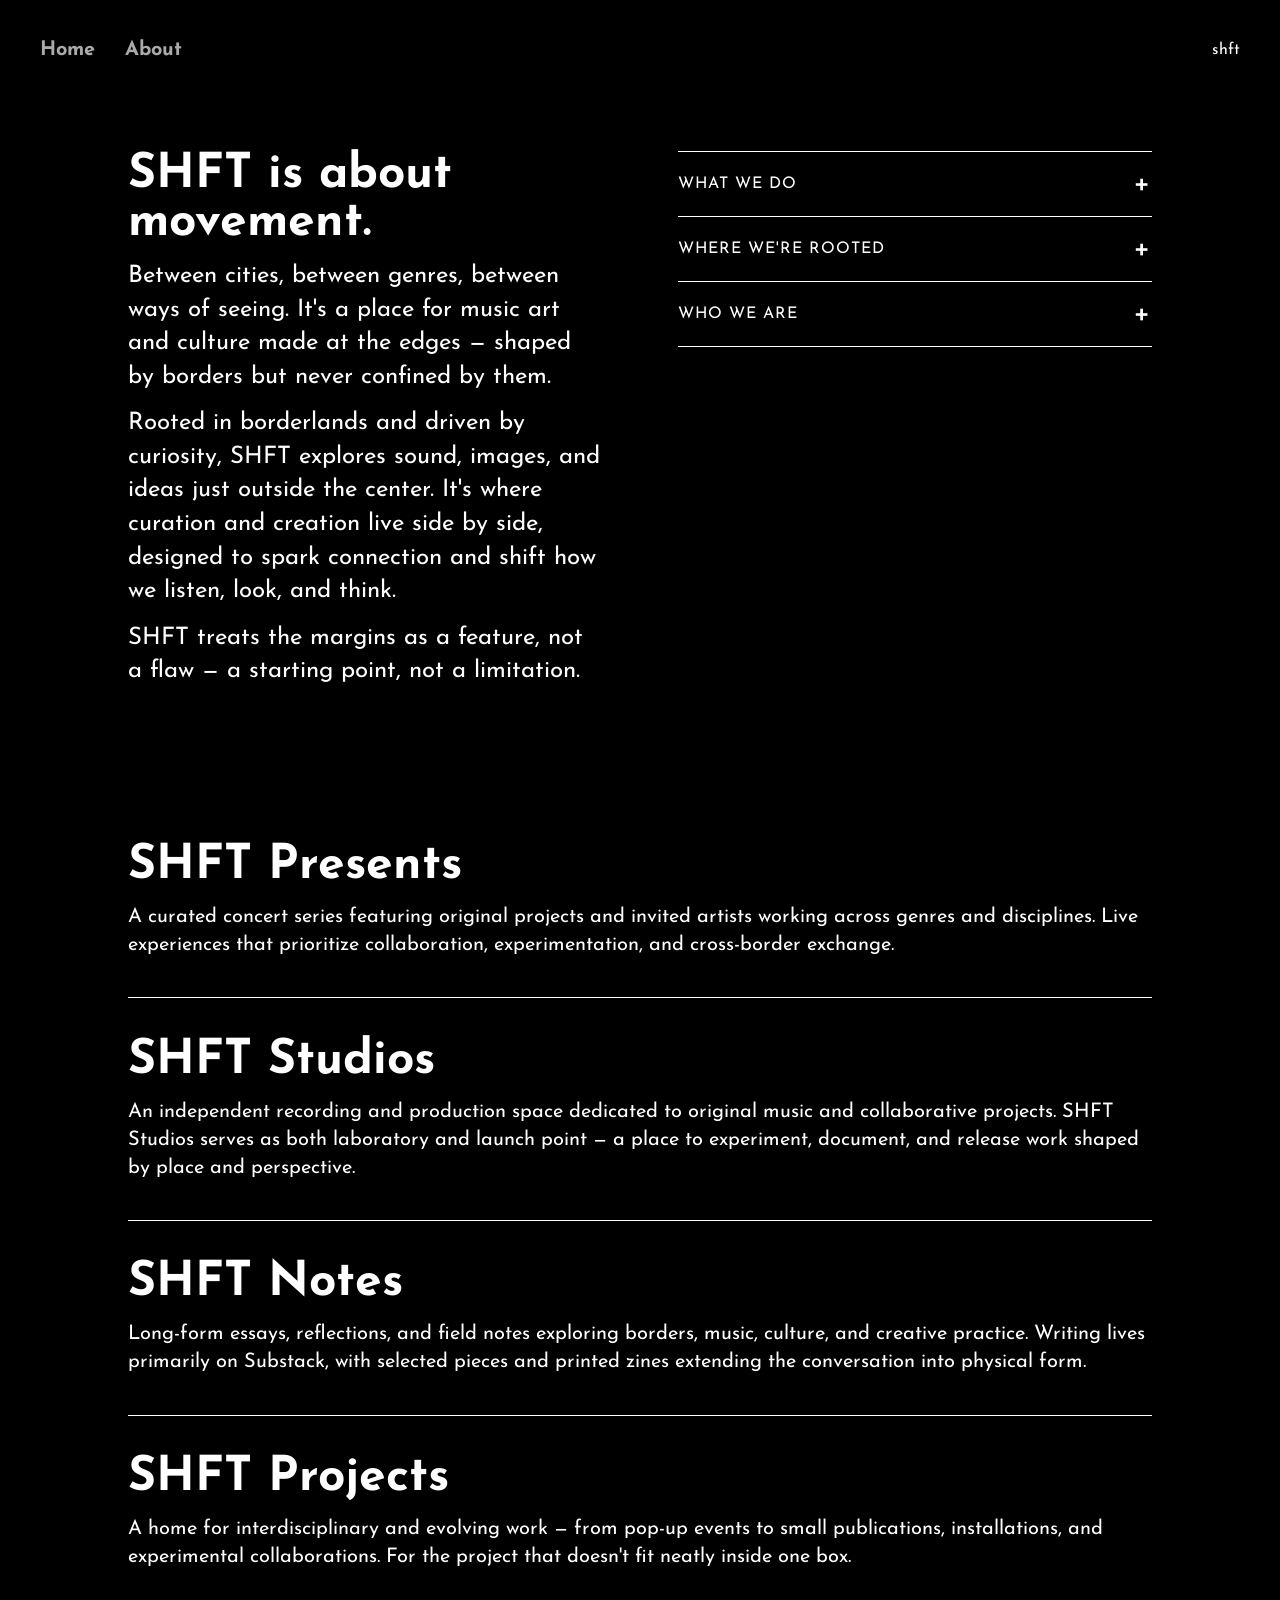
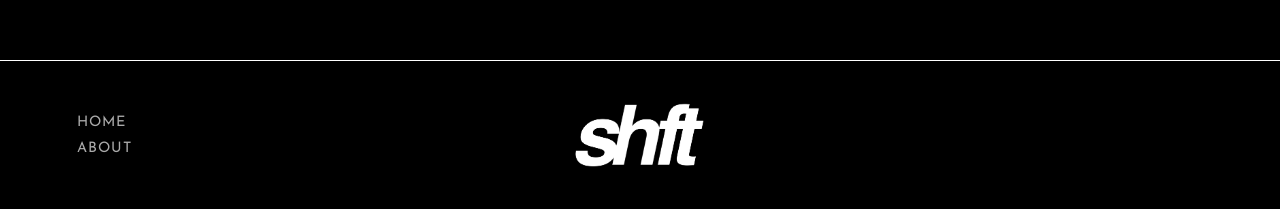
<file: about.html>
<!DOCTYPE html>
<html lang="en">
  <head>
    <meta charset="UTF-8" />
    <meta name="viewport" content="width=device-width, initial-scale=1.0" />

    <title>About SHFT | Windsor-Detroit Creative Platform</title>

    <meta
      name="description"
      content="Discover SHFT, an independent curatorial and creative platform rooted in Windsor and Detroit. Exploring music, art, writing, culture, and cross-border collaboration."
    />

    <meta name="robots" content="index, follow" />

    <!-- Canonical URL -->
    <link rel="canonical" href="https://shftstudios.ca/about.html" />

    <!-- Open Graph / Social Sharing -->
    <meta property="og:type" content="website" />
    <meta property="og:site_name" content="SHFT" />
    <meta
      property="og:title"
      content="About SHFT | Windsor-Detroit Creative Platform"
    />
    <meta
      property="og:description"
      content="A creative platform exploring music, art, culture, and ideas across borders. Rooted in Windsor and Detroit."
    />
    <meta property="og:url" content="https://shftstudios.ca/about.html" />
    <meta
      property="og:image"
      content="https://shftstudios.ca/imgs/lightart1.jpg"
    />

    <!-- Twitter / X -->
    <meta name="twitter:card" content="summary_large_image" />
    <meta name="twitter:title" content="About SHFT | Windsor-Detroit" />
    <meta
      name="twitter:description"
      content="Explore the people, ideas, and creative projects behind SHFT."
    />
    <meta
      name="twitter:image"
      content="https://shftstudios.ca/imgs/lightart1.jpg"
    />

    <!-- Favicon and Styles -->
    <link rel="icon" type="image/png" href="./imgs/favicon.png" />
    <link rel="stylesheet" href="./style/styles.css" />

    <!-- Google Fonts -->
    <link rel="preconnect" href="https://fonts.googleapis.com" />
    <link rel="preconnect" href="https://fonts.gstatic.com" crossorigin />

    <link
      href="https://fonts.googleapis.com/css2?family=Josefin+Sans:wght@400&display=swap"
      rel="stylesheet"
    />
  </head>


  <body>

    <nav class="navbar">
      <ul class="nav-links">
        <li><a href="./index.html">Home</a></li>
        <li><a href="./about.html">About</a></li>
      </ul>
      <div class="logo">shft</div>
      <button class="menu-toggle" aria-label="Toggle menu">&#9776;</button>
    </nav>

    <section class="info-section-2">
    <div class="info-section-2-text">
        <h3>SHFT is about movement.</h3>
        <p>Between cities, between genres, between ways of seeing. It's a place for music
            art and culture made at the edges — shaped by borders but never confined by them.
        </p>
        <p>Rooted in borderlands and driven by curiosity, SHFT explores sound, images, and 
            ideas just outside the center. It's where curation and creation live side by side,
            designed to spark connection and shift how we listen, look, and think.
        </p>
        <p>SHFT treats the margins as a feature, not a flaw — a starting point, not a limitation.
        </p>
    </div>

    <div class="accordion">
        <div class="accordion-item">
        <button class="accordion-btn">What We Do <span class="accordion-icon">+</span></button>
        <div class="accordion-content">
            <p>SHFT is a curatorial and creative platform that brings together music, writing,
                photography, and live events in search of new perspectives.
            </p>
            <p>Through concerts, recordings, publications, and collaborations, SHFT creates
                space for artists and audiences to gather, connect, and reconsider the familiar.
            </p>
        </div>
        </div>

        <div class="accordion-item">
        <button class="accordion-btn">Where We're Rooted <span class="accordion-icon">+</span></button>
        <div class="accordion-content">
            <p>SHFT operates in and between Windsor, Ontario and Detroit, Michigan — two cities 
                separated by a river, connected by deep economic and cultural history, 
                and shaped by movement.
            </p>
        </div>
        </div>

        <div class="accordion-item">
        <button class="accordion-btn">Who We Are <span class="accordion-icon">+</span></button>
        <div class="accordion-content">
            <p>SHFT was founded by Austin Di Pietro, a multidisciplinary artist, musician, and writer
                based in the Windsor-Detroit region. Much of his work is shaped by crossing between 
                places — geographically, creatively, and culturally.
            </p>
            <p>SHFT brings those interests together in one place, making room for projects that
                don't fit neatly into one category.
            </p>
        </div>
        </div>
    </div>
    </section>

    <section class="blurbs-section">
    <div class="blurb">
        <h3>SHFT Presents</h3>
        <p>A curated concert series featuring original projects and invited artists working across genres and disciplines. Live 
            experiences that prioritize collaboration, experimentation, and cross-border exchange.
        </p>
    </div>

    <div class="blurb">
        <h3>SHFT Studios</h3>
        <p>An independent recording and production space dedicated to original music and collaborative projects. SHFT Studios
            serves as both laboratory and launch point — a place to experiment, document, and release work shaped by 
            place and perspective.
        </p>
    </div>

    <div class="blurb">
        <h3>SHFT Notes</h3>
        <p>Long-form essays, reflections, and field notes exploring borders, music, culture, and creative practice. Writing
            lives primarily on Substack, with selected pieces and printed zines extending the conversation into 
            physical form.
        </p>
    </div>

    <div class="blurb">
        <h3>SHFT Projects</h3>
        <p>A home for interdisciplinary and evolving work — from pop-up events to small publications, installations, and
            experimental collaborations. For the project that doesn't fit neatly inside one box.
        </p>
    </div>
    </section>

    <footer class="footer">
      <nav class="footer-nav">
        <ul class="footer-links">
          <li><a href="./index.html">Home</a></li>
          <li><a href="./about.html">About</a></li>
        </ul>
      </nav>

      <div class="footer-logo">
        <img src="./imgs/shft_white_on_black.png" alt="Logo" />
      </div>
    </footer>

    <script>
    document.querySelectorAll('.accordion-btn').forEach(btn => {
        btn.addEventListener('click', () => {
        const item = btn.parentElement;
        const content = item.querySelector('.accordion-content');

        item.classList.toggle('active');

        if (item.classList.contains('active')) {
            content.style.maxHeight = content.scrollHeight + 'px';
            content.style.paddingBottom = '16px';
        } else {
            content.style.maxHeight = '0';
            content.style.paddingBottom = '0';
        }
        });
    });
    </script>

  <script>
    const toggle = document.querySelector('.menu-toggle');
    const navLinks = document.querySelector('.nav-links');

    toggle.addEventListener('click', () => {
      const isOpen = navLinks.classList.toggle('open');
      toggle.innerHTML = isOpen ? '&times;' : '&#9776;';
    });

    // Close menu when a link is tapped
    navLinks.querySelectorAll('a').forEach(link => {
      link.addEventListener('click', () => {
        navLinks.classList.remove('open');
        toggle.innerHTML = '&#9776;';
      });
    });
  </script>

  </body>
</html>
</file>
<file: style/styles.css>
/* ── Reset & Base ── */
* {
  margin: 0;
  padding: 0;
  box-sizing: border-box;
}

body {
  background-color: #000;
  color: #fff;
  font-family: 'Josefin Sans', sans-serif;
  font-weight: 400;
}

/* ── Navbar ── */
.navbar {
  display: flex;
  align-items: center;
  justify-content: space-between;
  padding: 40px 40px;
  background-color: #000;
  position: sticky;
  top: 0;
  z-index: 100;
}

.nav-links {
  list-style: none;
  display: flex;
  gap: 30px;
  margin: 0;
  padding: 0;
}

.nav-links a {
  text-decoration: none;
  color: #aaa;
  font-size: 1.25rem;
  font-weight: bold;
  transition: color 0.3s ease;
}

.nav-links a:hover {
  color: #fff;
}

.header-logo {
  margin: 0 auto;
  display: flex;
  justify-content: center;
  align-items: center;
}

.header-logo img {
  width: 120px;
  height: 50px;
  object-fit: cover;   
  display: block;
}
/* ── Main Content ── */
.content {
  padding: 60px 40px;
  text-align: center;
}

.content h1 {
  font-size: 2.5rem;
  margin-bottom: 16px;
}

.content p {
  font-size: 1.1rem;
  color: #aaa;
}

/* ── Banner ── */
.banner {
  width: 100%;
  overflow: hidden;
  background-color: #000;
  padding: 12px 0;
  white-space: nowrap;
  border-top: 1px solid #fff;
  border-bottom: 1px solid #fff;
}

.banner-track {
  display: inline-block;
  animation: scroll-banner 50s linear infinite;
}

.banner-track span {
  font-size: 5rem;
  font-weight: bold;
  color: #fff;
  letter-spacing: 3px;
  text-transform: lowercase;
}

@keyframes scroll-banner {
  0% {
    transform: translateX(0);
  }
  100% {
    transform: translateX(-50%);
  }
}
/* ── End Banner ── */

/* ── Image Section ── */
.image-section {
  display: flex;
  justify-content: center;
  align-items: center;
  padding: 4vw 10vw;
}

.image-wrapper {
  position: relative;
  width: 90vw;
  height: 45vw;
}

.image-back {
  position: absolute;
  width: 40vw;
  height: 40vw;
  object-fit: cover;
  top: 50%;
  left: 0;
  transform: translateY(-50%);
  z-index: 1;
}

.image-front {
  position: absolute;
  width: 40vw;
  height: 30vw;
  object-fit: cover;
  top: 50%;
  right: 0;
  transform: translateY(-50%);
  z-index: 2;
}
/* ── End Image Section ── */

/* ── Info Section ── */
.info-section {
  display: flex;
  align-items: center;
  gap: 4vw;
  padding: 4vw 10vw;
}

.info-text {
  flex: 1;
  font-size: 1rem;
  color: #aaa;
  line-height: 1.8;
}

.info-section h2 {
  font-size: 3rem;
  color: #fff;
}

.info-section h3 {
  font-size: 1.5rem;
  color: #fff;
  font-weight: bold;
  font-style: italic;
}

.info-section p {
  font-size: 1.5rem;
  color: #fff;
  line-height: 1.4;
}

.info-image {
  flex: 1;
}

.info-image img {
  width: 100%;
  height: auto;
  object-fit: cover;
}

.learn-more {
  display: inline-block;
  margin-top: 2vw;
  padding: 14px 40px;
  font-size: 1rem;
  font-weight: bold;
  color: #fff;
  border: 1px solid #fff;
  text-decoration: none;
  letter-spacing: 2px;
  text-transform: uppercase;
  transition: background-color 0.3s ease, color 0.3s ease;
}

.learn-more:hover {
  background-color: #fff;
  color: #000;
}
/* ── End Info Section ── */

/* ── Subscribe Section ── */
.subscribe-section {
  display: flex;
  flex-direction: column;
  align-items: center;
  justify-content: center;
  text-align: center;
  padding: 6vw 10vw;
}

.subscribe-section h2 {
  font-size: 3.5rem;
  font-weight: bold;
  letter-spacing: 2px;
  text-transform: uppercase;
  margin-bottom: 1vw;
}

.subscribe-section h3 {
  font-size: 1.25rem;
  color: #aaa;
  margin-bottom: 2vw;
}

.subscribe-section p {
  font-size: 1rem;
  color: #aaa;
  margin-top: 2vw;
}

.subscribe-form {
  display: flex;
  gap: 10px;
}

.subscribe-input {
  width: 30vw;
  padding: 14px 20px;
  font-size: 1rem;
  background-color: #000;
  color: #fff;
  border: 1px solid #fff;
  outline: none;
}

.subscribe-input::placeholder {
  color: #aaa;
}

.subscribe-btn {
  padding: 14px 30px;
  font-size: 1rem;
  font-weight: bold;
  letter-spacing: 2px;
  text-transform: uppercase;
  background-color: #000;
  color: #fff;
  border: 1px solid #fff;
  cursor: pointer;
  transition: background-color 0.3s ease, color 0.3s ease;
}

.subscribe-btn:hover {
  background-color: #fff;
  color: #000;
}
/* ── End Subscribe Section ── */

/* ── Footer ── */
.footer {
  display: grid;
  grid-template-columns: 1fr auto 1fr;
  align-items: center;
  padding: 10px 6vw; 
  border-top: 1px solid #fff;
}

.footer-nav .footer-links {
  list-style: none;
  display: flex;
  flex-direction: column;
  gap: 10px;
  margin: 0;
  padding: 0;
}

.footer-nav .footer-links a {
  text-decoration: none;
  color: #aaa;
  font-size: 0.9rem;
  letter-spacing: 1px;
  text-transform: uppercase;
  transition: color 0.3s ease;
}

.footer-nav .footer-links a:hover {
  color: #fff;
}

.footer-logo {
  grid-column: 2;
}

.footer-logo img {
  width: 15vw;
  height: 10vw;                 
  object-fit: cover;
  display: block;
}
/* ── End Footer ── */

/* ── Info Section 2 ── */
.info-section-2 {
  display: flex;
  align-items: flex-start;
  gap: 6vw;
  padding: 4vw 10vw;
}

.info-section-2-text {
  flex: 1;
}

.info-section-2-text h3 {
  font-size: 3rem;
  font-weight: bold;
  margin-bottom: 1vw;
  color: #fff;
}

.info-section-2-text p {
  font-size: 1.5rem;
  color: #fff;
  line-height: 1.4;
  margin-bottom: 1vw;
}

/* ── Accordion ── */
.accordion {
  flex: 1;
  display: flex;
  flex-direction: column;
}

.accordion-item {
  border-top: 1px solid #fff;
}

.accordion-item:last-child {
  border-bottom: 1px solid #fff;
}

.accordion-btn {
  width: 100%;
  display: flex;
  justify-content: space-between;
  align-items: center;
  padding: 16px 0;
  background: none;
  border: none;
  color: #fff;
  font-size: 1rem;
  font-family: 'Josefin Sans', sans-serif;
  letter-spacing: 1px;
  text-transform: uppercase;
  cursor: pointer;
  transition: color 0.3s ease;
}

.accordion-btn:hover {
  color: #aaa;
}

.accordion-icon {
  font-size: 2rem;
  transition: transform 0.3s ease;
}

.accordion-content {
  max-height: 0;
  overflow: hidden;
  transition: max-height 0.4s ease, padding 0.4s ease;
}

.accordion-content p {
  padding-bottom: 16px;
  font-size: 1.25rem;
  color: #fff;
  line-height: 1.4;
}

.accordion-item.active .accordion-content {
  padding-top: 8px;
}

.accordion-item.active .accordion-icon {
  transform: rotate(45deg);
}
/* ── End Info Section 2 ── */

/* ── Blurbs Section ── */
.blurbs-section {
  display: flex;
  flex-direction: column;
  padding: 4vw 10vw;
}

.blurb {
  padding: 3vw 0;
  border-bottom: 1px solid #fff;
}

.blurb:last-child {
  border-bottom: 0px solid #fff;
}

.blurb h3 {
  font-size: 3rem;
  font-weight: bold;
  color: #fff;
  margin-bottom: 1vw;
}

.blurb p {
  font-size: 1.25rem;
  color: #fff;
  line-height: 1.4;
}
/* ── End Blurbs Section ── */

/* ── Mobile Menu Toggle ── */
.menu-toggle {
  display: none;
  background: none;
  border: none;
  color: #fff;
  font-size: 2rem;
  cursor: pointer;
  z-index: 200;
}

/* ── Responsive ── */
@media (max-width: 768px) {

  /* Navbar */
  .menu-toggle {
    display: block;
  }

  .navbar {
    padding: 20px 20px;
  }

  .logo {
    font-size: 1.5rem;
  }

  .nav-links {
    position: fixed;
    top: 0;
    right: -100%;
    width: 70vw;
    height: 100vh;
    background-color: #000;
    flex-direction: column;
    justify-content: center;
    align-items: center;
    gap: 40px;
    transition: right 0.4s ease;
    z-index: 150;
  }

  .nav-links.open {
    right: 0;
  }

  .nav-links a {
    font-size: 1.5rem;
  }

  /* Banner */
  .banner-track span {
    font-size: 2.5rem;
  }

  /* Image Section */
  .image-section {
    padding: 4vw 5vw;
  }

  .image-wrapper {
    display: flex;
    flex-direction: column;
    position: static;
    width: 100%;
    height: auto;
    gap: 20px;
  }

  .image-back,
  .image-front {
    position: static;
    transform: none;
    width: 100%;
    height: auto;
  }

  /* Info Section */
  .info-section {
    flex-direction: column;
    padding: 8vw 6vw;
  }

  .info-section h2 {
    font-size: 2rem;
  }

  .info-section p {
    font-size: 1.1rem;
  }

  /* Info Section 2 */
  .info-section-2 {
    flex-direction: column;
    padding: 8vw 6vw;
  }

  .info-section-2-text h3 {
    font-size: 2rem;
  }

  .info-section-2-text p {
    font-size: 1.1rem;
  }

  /* Blurbs */
  .blurbs-section {
    padding: 8vw 6vw;
  }

  .blurb h3 {
    font-size: 2rem;
  }

  .blurb p {
    font-size: 1rem;
  }

  /* Subscribe */
  .subscribe-section {
    padding: 10vw 6vw;
  }

  .subscribe-section h2 {
    font-size: 2rem;
  }

  .subscribe-form {
    flex-direction: column;
    width: 100%;
  }

  .subscribe-input {
    width: 100%;
  }

  /* Footer */
  .footer {
    grid-template-columns: 1fr;
    justify-items: center;
    text-align: center;
    gap: 20px;
    padding: 20px 6vw;
  }

  .footer-logo {
    grid-column: auto;
  }

  .footer-logo img {
    width: 40vw;
    height: auto;
    object-fit: contain;
  }

  .footer-nav .footer-links {
    align-items: center;
  }
}
</file>
